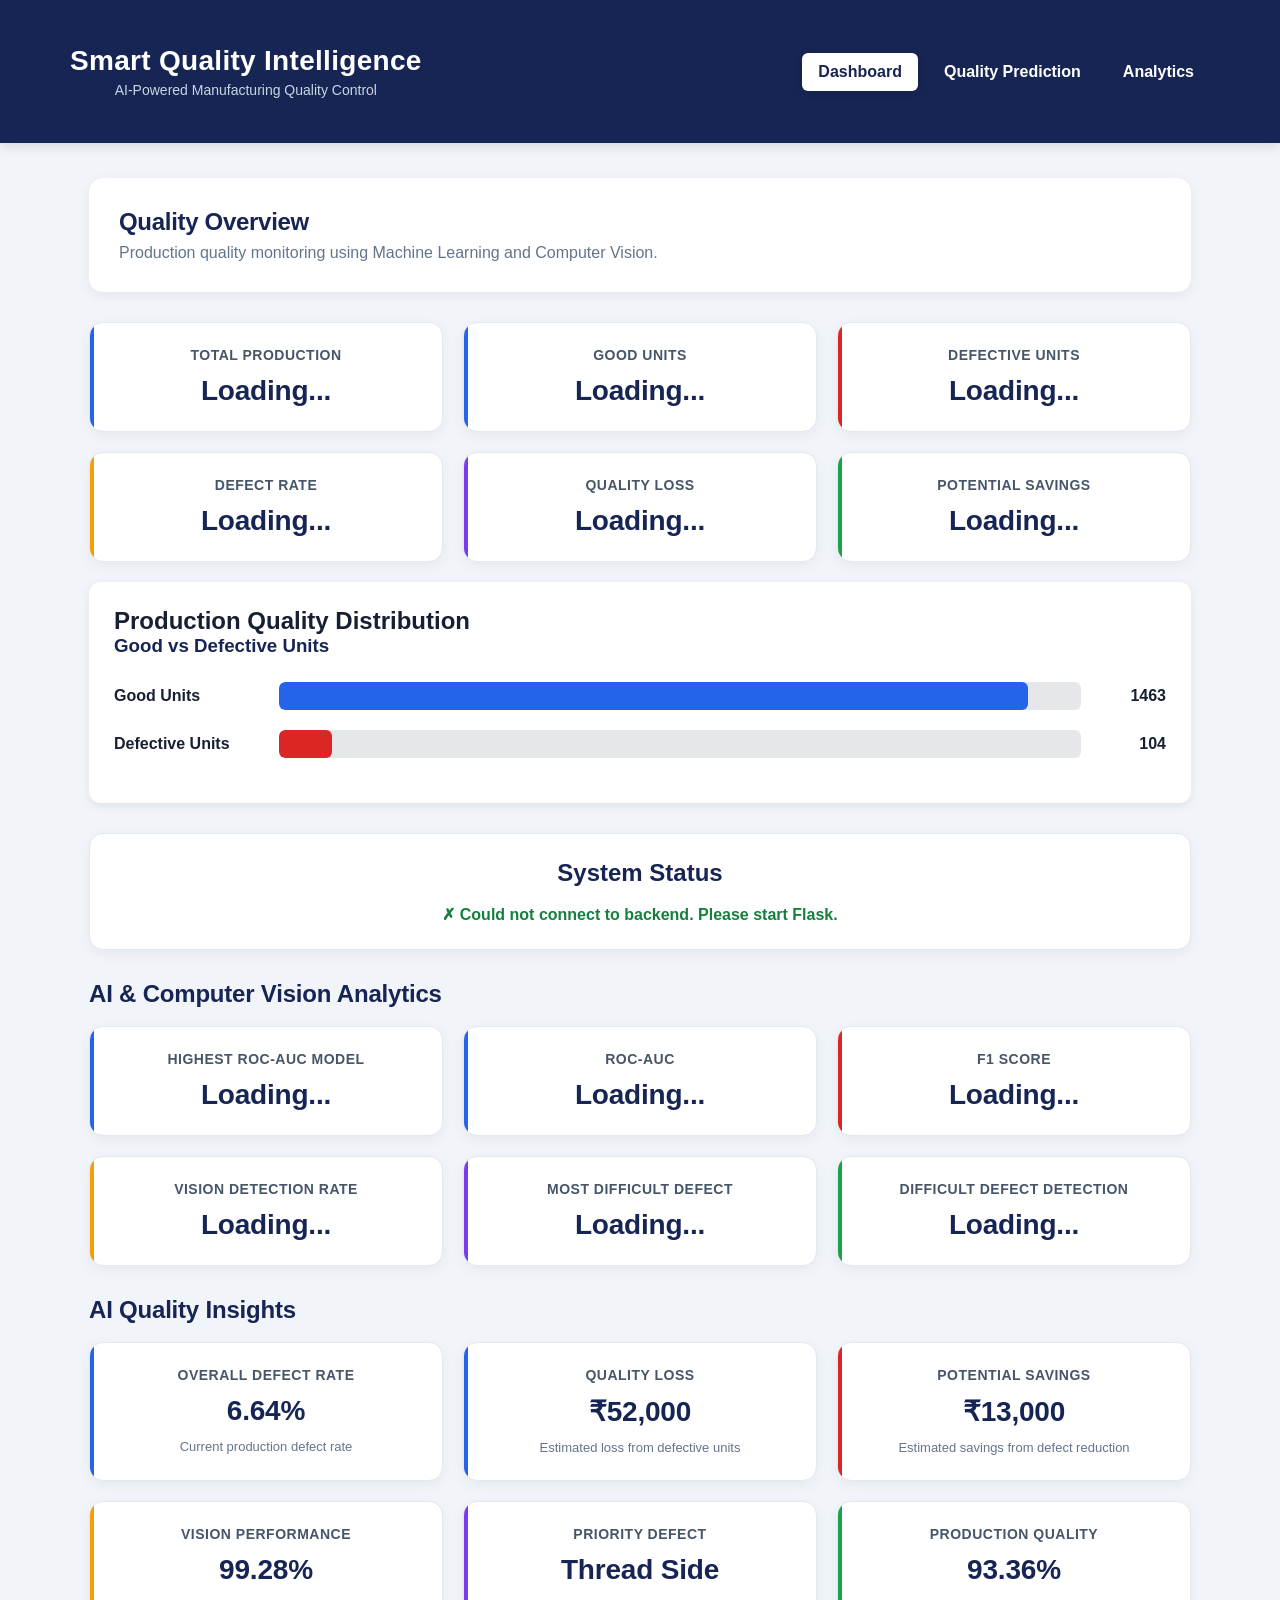
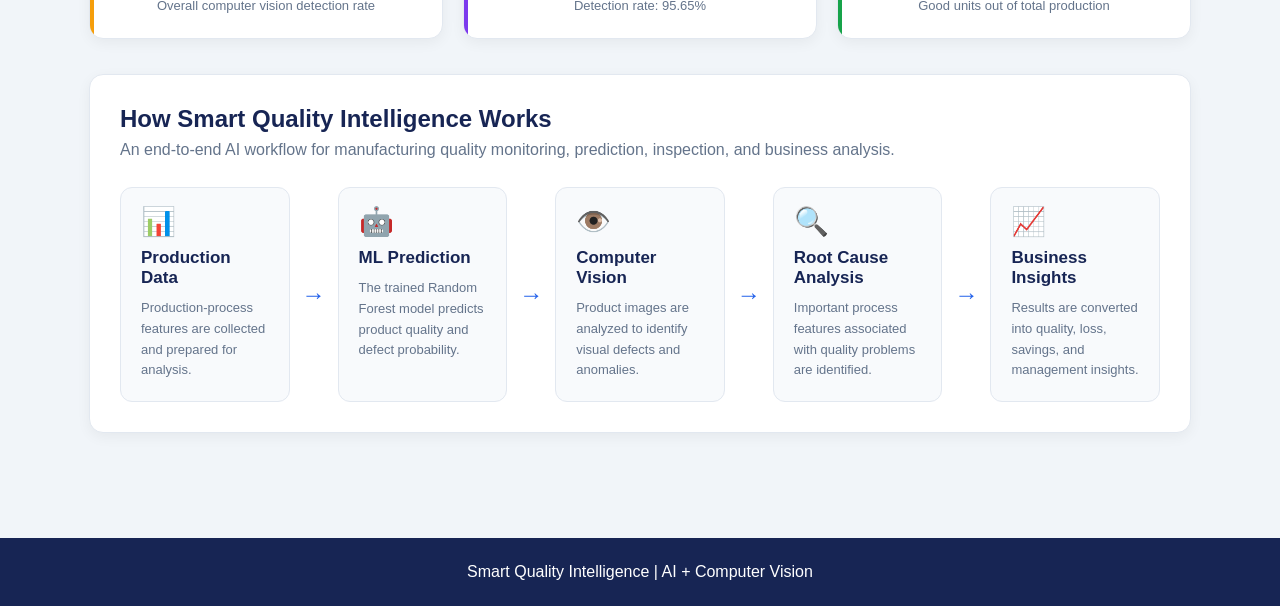
<file: frontend/index.html>
<!DOCTYPE html>
<html lang="en">
<head>
    <meta charset="UTF-8">
    <meta name="viewport" content="width=device-width, initial-scale=1.0">
    <title>Smart Quality Intelligence</title>

    <link rel="stylesheet" href="style.css">
</head>

<body>

    <header>

    <div class="header-content">

        <div>
            <h1>Smart Quality Intelligence</h1>
            <p>AI-Powered Manufacturing Quality Control</p>
        </div>

        <nav>

    <a href="index.html" class="active">
        Dashboard
    </a>

    <a href="prediction.html">
        Quality Prediction
    </a>

    <a href="analytics.html">
        Analytics
    </a>

    </nav>

    </div>

</header>

    <main>

        <section class="hero">
            <h2>Quality Overview</h2>
            <p>
                Production quality monitoring using Machine Learning
                and Computer Vision.
            </p>
        </section>

        <section class="cards">

            <div class="card">
                <h3>Total Production</h3>
                <p id="totalProduction">Loading...</p>
            </div>

            <div class="card">
                <h3>Good Units</h3>
                <p id="goodUnits">Loading...</p>
            </div>

            <div class="card">
                <h3>Defective Units</h3>
                <p id="defectiveUnits">Loading...</p>
            </div>

            <div class="card">
                <h3>Defect Rate</h3>
                <p id="defectRate">Loading...</p>
            </div>

            <div class="card">
                <h3>Quality Loss</h3>
                <p id="qualityLoss">Loading...</p>
            </div>

            <div class="card">
                <h3>Potential Savings</h3>
                <p id="potentialSavings">Loading...</p>
            </div>

                </section>

        <!-- Production Quality Distribution -->

        <section class="chart-box">

            <h2>Production Quality Distribution</h2>

            <h3>Good vs Defective Units</h3>

            <div class="quality-chart">

                <div class="chart-row">

                    <span class="chart-label">
                        Good Units
                    </span>

                    <div class="chart-bar-container">

                        <div
                            class="chart-bar good-bar"
                            style="width: 93.36%;">
                        </div>

                    </div>

                    <span class="chart-value">
                        1463
                    </span>

                </div>


                <div class="chart-row">

                    <span class="chart-label">
                        Defective Units
                    </span>

                    <div class="chart-bar-container">

                        <div
                            class="chart-bar defective-bar"
                            style="width: 6.64%;">
                        </div>

                    </div>

                    <span class="chart-value">
                        104
                    </span>

                </div>

            </div>

        </section>


        <section class="status-section">
            <h2>System Status</h2>
            <p id="status">Connecting to Smart Quality Backend...</p>
        </section>

        <section class="analytics-section">

    <h2>AI & Computer Vision Analytics</h2>

    <div class="cards">

        <div class="card">
            <h3>Highest ROC-AUC Model</h3>
            <p id="bestModel">Loading...</p>
        </div>

        <div class="card">
            <h3>ROC-AUC</h3>
            <p id="rocAuc">Loading...</p>
        </div>

        <div class="card">
            <h3>F1 Score</h3>
            <p id="f1Score">Loading...</p>
        </div>

        <div class="card">
            <h3>Vision Detection Rate</h3>
            <p id="visionDetection">Loading...</p>
        </div>

        <div class="card">
            <h3>Most Difficult Defect</h3>
            <p id="difficultDefect">Loading...</p>
        </div>

        <div class="card">
            <h3>Difficult Defect Detection</h3>
            <p id="difficultDefectRate">Loading...</p>
        </div>

    </div>

</section>


<!-- AI Quality Insights -->

<section class="analytics-section">

    <h2>AI Quality Insights</h2>

    <div class="cards">

        <div class="card insight-card">
            <h3>Overall Defect Rate</h3>
            <p>6.64%</p>
            <small>
                Current production defect rate
            </small>
        </div>


        <div class="card insight-card">
            <h3>Quality Loss</h3>
            <p>₹52,000</p>
            <small>
                Estimated loss from defective units
            </small>
        </div>


        <div class="card insight-card">
            <h3>Potential Savings</h3>
            <p>₹13,000</p>
            <small>
                Estimated savings from defect reduction
            </small>
        </div>


        <div class="card insight-card">
            <h3>Vision Performance</h3>
            <p>99.28%</p>
            <small>
                Overall computer vision detection rate
            </small>
        </div>


        <div class="card insight-card">
            <h3>Priority Defect</h3>
            <p>Thread Side</p>
            <small>
                Detection rate: 95.65%
            </small>
        </div>


        <div class="card insight-card">
            <h3>Production Quality</h3>
            <p>93.36%</p>
            <small>
                Good units out of total production
            </small>
        </div>

    </div>

<!-- How It Works -->

<section class="workflow-section">

    <h2>How Smart Quality Intelligence Works</h2>

    <p class="workflow-subtitle">
        An end-to-end AI workflow for manufacturing quality monitoring,
        prediction, inspection, and business analysis.
    </p>

    <div class="workflow">

        <div class="workflow-step">

            <div class="workflow-icon">📊</div>
            <h3>Production Data</h3>

            <p>
                Production-process features are collected and
                prepared for analysis.
            </p>

        </div>


        <div class="workflow-arrow">→</div>


        <div class="workflow-step">

            <div class="workflow-icon">🤖</div>
            <h3>ML Prediction</h3>

            <p>
                The trained Random Forest model predicts
                product quality and defect probability.
            </p>

        </div>


        <div class="workflow-arrow">→</div>


        <div class="workflow-step">

            <div class="workflow-icon">👁️</div>
            <h3>Computer Vision</h3>

            <p>
                Product images are analyzed to identify
                visual defects and anomalies.
            </p>

        </div>


        <div class="workflow-arrow">→</div>


        <div class="workflow-step">

            <div class="workflow-icon">🔍</div>
            <h3>Root Cause Analysis</h3>

            <p>
                Important process features associated with
                quality problems are identified.
            </p>

        </div>


        <div class="workflow-arrow">→</div>


        <div class="workflow-step">

            <div class="workflow-icon">📈</div>
            <h3>Business Insights</h3>

            <p>
                Results are converted into quality, loss,
                savings, and management insights.
            </p>

        </div>

    </div>

</section>

</main>

    <footer>
        <p>Smart Quality Intelligence | AI + Computer Vision</p>
    </footer>

    <script src="script.js"></script>

</body>
</html>
</file>
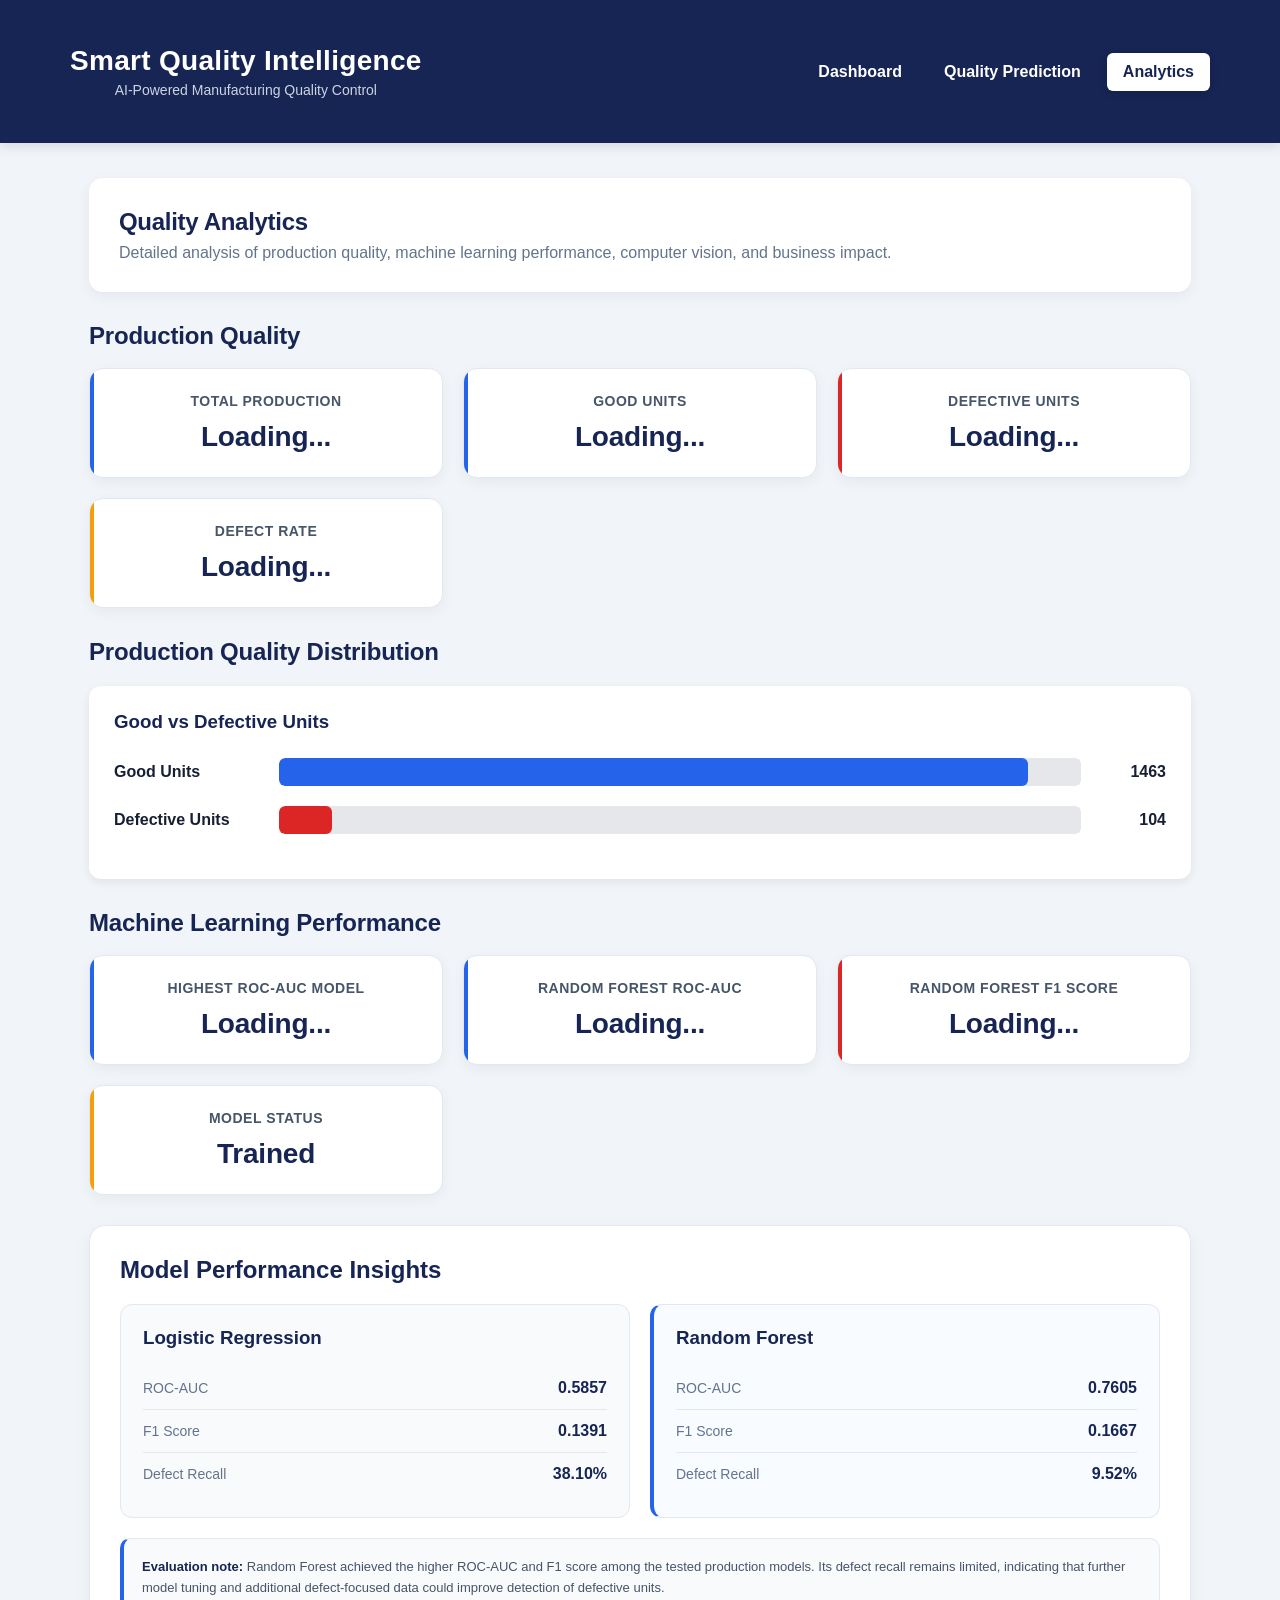
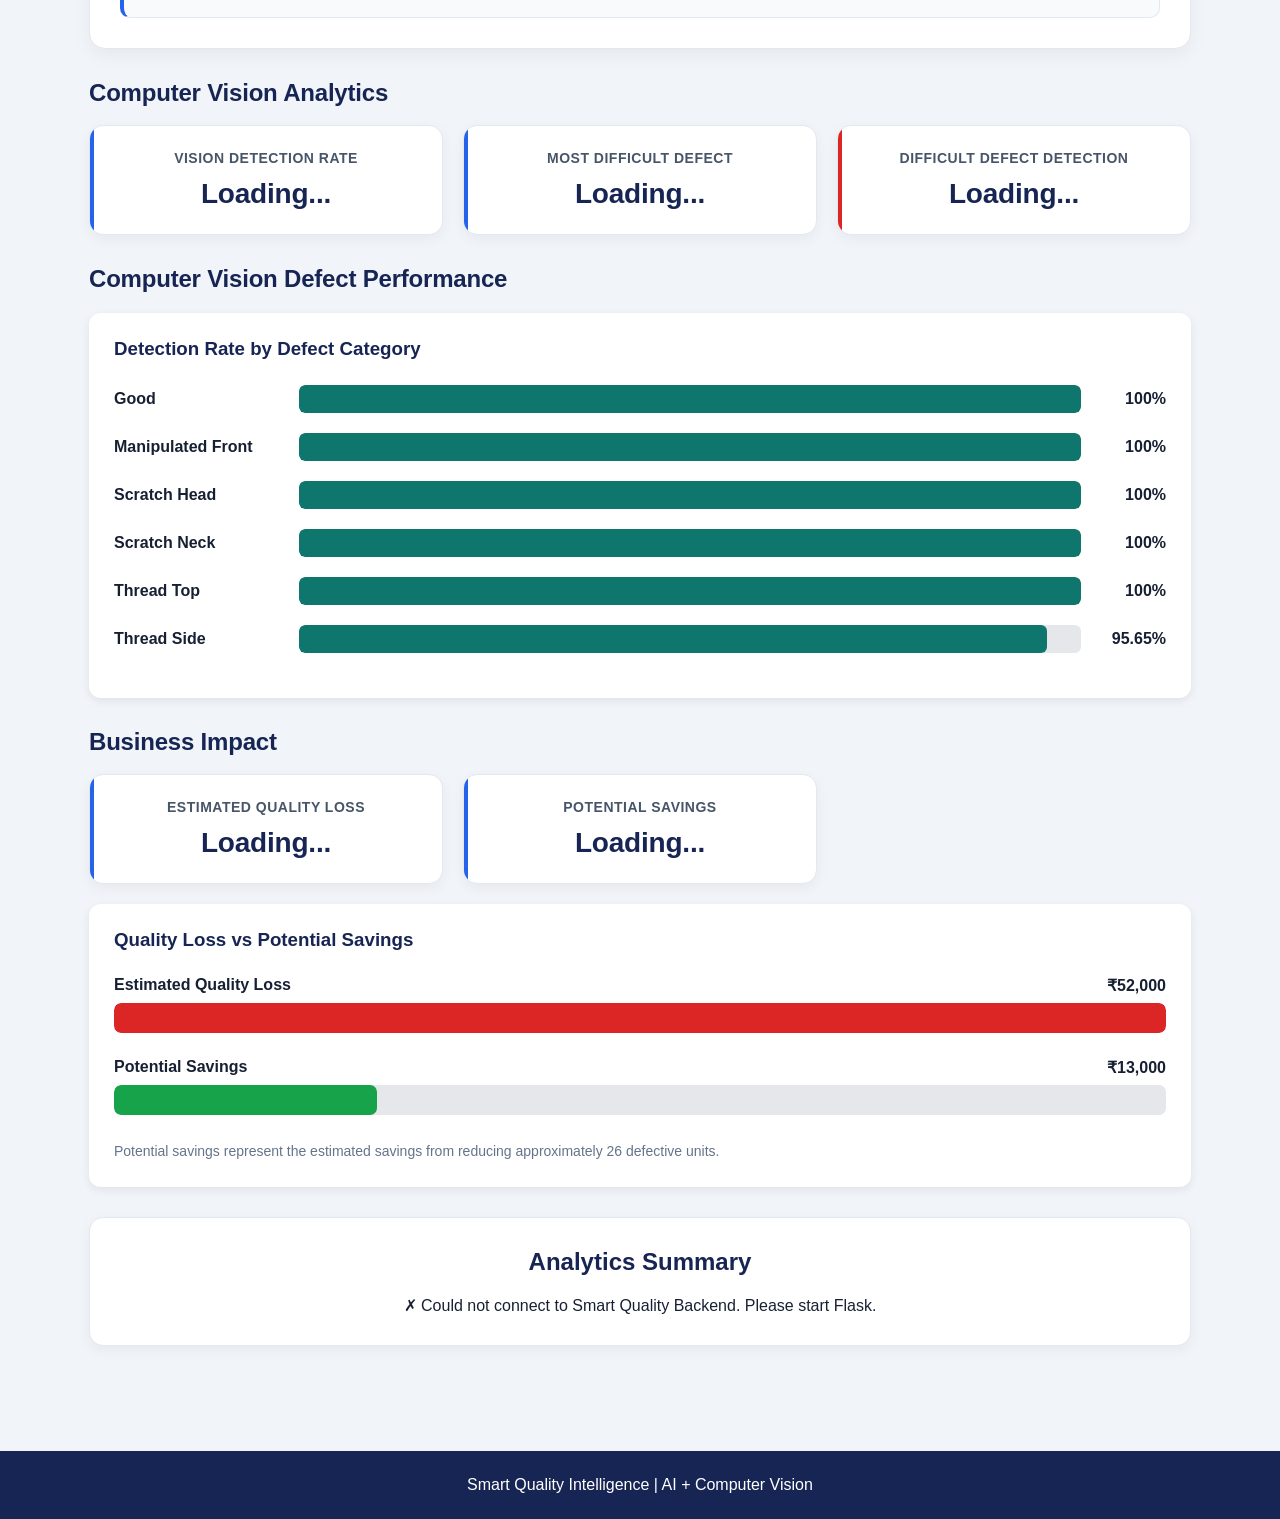
<file: frontend/analytics.html>
<!DOCTYPE html>
<html lang="en">

<head>

    <meta charset="UTF-8">

    <meta name="viewport"
          content="width=device-width, initial-scale=1.0">

    <title>Analytics | Smart Quality Intelligence</title>

    <link rel="stylesheet" href="style.css">

</head>


<body>


<header>

    <div class="header-content">

        <div>

            <h1>Smart Quality Intelligence</h1>

            <p>
                AI-Powered Manufacturing Quality Control
            </p>

        </div>


        <nav>

            <a href="index.html">
                Dashboard
            </a>

            <a href="prediction.html">
                Quality Prediction
            </a>

            <a href="analytics.html" class="active">
                Analytics
            </a>

        </nav>

    </div>

</header>



<main>


    <!-- ============================= -->
    <!-- PAGE INTRODUCTION -->
    <!-- ============================= -->

    <section class="hero">

        <h2>Quality Analytics</h2>

        <p>
            Detailed analysis of production quality,
            machine learning performance, computer vision,
            and business impact.
        </p>

    </section>



    <!-- ============================= -->
    <!-- PRODUCTION ANALYTICS -->
    <!-- ============================= -->

    <section class="analytics-section">

        <h2>Production Quality</h2>


        <div class="cards">


            <div class="card">

                <h3>Total Production</h3>

                <p id="analyticsTotalProduction">
                    Loading...
                </p>

            </div>


            <div class="card">

                <h3>Good Units</h3>

                <p id="analyticsGoodUnits">
                    Loading...
                </p>

            </div>


            <div class="card">

                <h3>Defective Units</h3>

                <p id="analyticsDefectiveUnits">
                    Loading...
                </p>

            </div>


            <div class="card">

                <h3>Defect Rate</h3>

                <p id="analyticsDefectRate">
                    Loading...
                </p>

            </div>


        </div>

    <section class="analytics-section">

    <h2>Production Quality Distribution</h2>

    <div class="chart-box">

        <h3>Good vs Defective Units</h3>

        <div class="quality-chart">

            <div class="chart-row">

                <span class="chart-label">
                    Good Units
                </span>

                <div class="chart-bar-container">

                    <div
                        class="chart-bar good-bar"
                        style="width: 93.36%;">
                    </div>

                </div>

                <span class="chart-value">
                    1463
                </span>

            </div>


            <div class="chart-row">

                <span class="chart-label">
                    Defective Units
                </span>

                <div class="chart-bar-container">

                    <div
                        class="chart-bar defective-bar"
                        style="width: 6.64%;">
                    </div>

                </div>

                <span class="chart-value">
                    104
                </span>

            </div>

        </div>

    </div>

</section>



        </div>

</section>

<!-- ============================= -->
<!-- MACHINE LEARNING ANALYTICS -->
<!-- ============================= -->

<section class="analytics-section">

    <h2>Machine Learning Performance</h2>

    <div class="cards">

        <div class="card">

            <h3>Highest ROC-AUC Model</h3>

            <p id="analyticsBestModel">
                Loading...
            </p>

        </div>


        <div class="card">

            <h3>Random Forest ROC-AUC</h3>

            <p id="analyticsRocAuc">
                Loading...
            </p>

        </div>


        <div class="card">

            <h3>Random Forest F1 Score</h3>

            <p id="analyticsF1">
                Loading...
            </p>

        </div>


        <div class="card">

            <h3>Model Status</h3>

            <p>
                Trained
            </p>

        </div>

    </div>

</section>

<!-- ============================= -->
<!-- MODEL PERFORMANCE INSIGHTS -->
<!-- ============================= -->

<section class="model-insight-section">

    <h2>Model Performance Insights</h2>

    <div class="model-insight-grid">

        <div class="model-insight-card">

            <h3>Logistic Regression</h3>

            <div class="metric-row">
                <span>ROC-AUC</span>
                <strong>0.5857</strong>
            </div>

            <div class="metric-row">
                <span>F1 Score</span>
                <strong>0.1391</strong>
            </div>

            <div class="metric-row">
                <span>Defect Recall</span>
                <strong>38.10%</strong>
            </div>

        </div>


        <div class="model-insight-card highlight-model">

            <h3>Random Forest</h3>

            <div class="metric-row">
                <span>ROC-AUC</span>
                <strong>0.7605</strong>
            </div>

            <div class="metric-row">
                <span>F1 Score</span>
                <strong>0.1667</strong>
            </div>

            <div class="metric-row">
                <span>Defect Recall</span>
                <strong>9.52%</strong>
            </div>

        </div>

    </div>


    <div class="model-note">

        <strong>Evaluation note:</strong>

        Random Forest achieved the higher ROC-AUC and F1 score among the
        tested production models. Its defect recall remains limited,
        indicating that further model tuning and additional defect-focused
        data could improve detection of defective units.

    </div>

</section>



    <!-- ============================= -->
    <!-- COMPUTER VISION -->
    <!-- ============================= -->

    <section class="analytics-section">

        <h2>Computer Vision Analytics</h2>


        <div class="cards">


            <div class="card">

                <h3>Vision Detection Rate</h3>

                <p id="analyticsVisionRate">
                    Loading...
                </p>

            </div>


            <div class="card">

                <h3>Most Difficult Defect</h3>

                <p id="analyticsDifficultDefect">
                    Loading...
                </p>

            </div>


            <div class="card">

                <h3>Difficult Defect Detection</h3>

                <p id="analyticsDifficultRate">
                    Loading...
                </p>

            </div>


        </div>

    <section class="analytics-section">

    <h2>Computer Vision Defect Performance</h2>

    <div class="chart-box">

        <h3>Detection Rate by Defect Category</h3>

        <div class="model-chart">

            <div class="model-row">

                <span class="chart-label">
                    Good
                </span>

                <div class="chart-bar-container">

                    <div
                        class="chart-bar vision-bar"
                        style="width: 100%;">
                    </div>

                </div>

                <span class="chart-value">
                    100%
                </span>

            </div>


            <div class="model-row">

                <span class="chart-label">
                    Manipulated Front
                </span>

                <div class="chart-bar-container">

                    <div
                        class="chart-bar vision-bar"
                        style="width: 100%;">
                    </div>

                </div>

                <span class="chart-value">
                    100%
                </span>

            </div>


            <div class="model-row">

                <span class="chart-label">
                    Scratch Head
                </span>

                <div class="chart-bar-container">

                    <div
                        class="chart-bar vision-bar"
                        style="width: 100%;">
                    </div>

                </div>

                <span class="chart-value">
                    100%
                </span>

            </div>


            <div class="model-row">

                <span class="chart-label">
                    Scratch Neck
                </span>

                <div class="chart-bar-container">

                    <div class="chart-bar vision-bar"
                         style="width: 100%;">
                    </div>

                </div>

                <span class="chart-value">
                    100%
                </span>

            </div>


            <div class="model-row">

                <span class="chart-label">
                    Thread Top
                </span>

                <div class="chart-bar-container">

                    <div
                        class="chart-bar vision-bar"
                        style="width: 100%;">
                    </div>

                </div>

                <span class="chart-value">
                    100%
                </span>

            </div>


            <div class="model-row">

                <span class="chart-label">
                    Thread Side
                </span>

                <div class="chart-bar-container">

                    <div
                        class="chart-bar vision-bar"
                        style="width: 95.65%;">
                    </div>

                </div>

                <span class="chart-value">
                    95.65%
                </span>

            </div>

        </div>

    </div>

</section>



    <!-- ============================= -->
    <!-- BUSINESS IMPACT -->
    <!-- ============================= -->

    <section class="analytics-section">

        <h2>Business Impact</h2>


        <div class="cards">


            <div class="card">

                <h3>Estimated Quality Loss</h3>

                <p id="analyticsQualityLoss">
                    Loading...
                </p>

            </div>


            <div class="card">

                <h3>Potential Savings</h3>

                <p id="analyticsPotentialSavings">
                    Loading...
                </p>

            </div>


        </div>

        <div class="chart-box">

    <h3>Quality Loss vs Potential Savings</h3>

    <div class="business-chart">

        <div class="business-row">

            <div class="business-label">
                <span>Estimated Quality Loss</span>
                <strong>₹52,000</strong>
            </div>

            <div class="business-bar-container">

                <div
                    class="business-bar loss-bar"
                    style="width: 100%;">
                </div>

            </div>

        </div>


        <div class="business-row">

            <div class="business-label">
                <span>Potential Savings</span>
                <strong>₹13,000</strong>
            </div>

            <div class="business-bar-container">

                <div
                    class="business-bar savings-bar"
                    style="width: 25%;">
                </div>

            </div>

        </div>

    </div>

    <p class="business-note">
        Potential savings represent the estimated savings from reducing
        approximately 26 defective units.
    </p>

</div>

    </section>



    <!-- ============================= -->
    <!-- ANALYTICS SUMMARY -->
    <!-- ============================= -->

    <section class="result-box">

        <h2>Analytics Summary</h2>

        <p id="analyticsStatus">
            Loading analytics from Smart Quality Backend...
        </p>

    </section>


</main>



<footer>

    <p>
        Smart Quality Intelligence
        | AI + Computer Vision
    </p>

</footer>



<script>


async function loadAnalytics() {


    try {


        const response = await fetch(
            "http://127.0.0.1:5000/api/dashboard"
        );


        const data =
            await response.json();


        // --------------------------------
        // Production
        // --------------------------------

        document.getElementById(
            "analyticsTotalProduction"
        ).textContent =
            data.total_production;


        document.getElementById(
            "analyticsGoodUnits"
        ).textContent =
            data.good_units;


        document.getElementById(
            "analyticsDefectiveUnits"
        ).textContent =
            data.defective_units;


        document.getElementById(
            "analyticsDefectRate"
        ).textContent =
            data.defect_rate + "%";


        // --------------------------------
        // Machine Learning
        // --------------------------------

        document.getElementById(
            "analyticsBestModel"
        ).textContent =
            data.best_model;


        document.getElementById(
            "analyticsRocAuc"
        ).textContent =
            data.best_model_roc_auc;


        document.getElementById(
            "analyticsF1"
        ).textContent =
            data.best_model_f1;


        // --------------------------------
        // Computer Vision
        // --------------------------------

        document.getElementById(
            "analyticsVisionRate"
        ).textContent =
            data.vision_detection_rate + "%";


        document.getElementById(
            "analyticsDifficultDefect"
        ).textContent =
            data.difficult_defect;


        document.getElementById(
            "analyticsDifficultRate"
        ).textContent =
            data.difficult_defect_rate + "%";


        // --------------------------------
        // Business Impact
        // --------------------------------

        document.getElementById(
            "analyticsQualityLoss"
        ).textContent =
            "₹" +
            Number(
                data.quality_loss
            ).toLocaleString("en-IN");


        document.getElementById(
            "analyticsPotentialSavings"
        ).textContent =
            "₹" +
            Number(
                data.potential_savings
            ).toLocaleString("en-IN");


        // --------------------------------
        // Status
        // --------------------------------

        document.getElementById(
            "analyticsStatus"
        ).textContent =
            "✓ Analytics loaded successfully from Smart Quality Backend";


    }


    catch (error) {


        console.error(error);


        document.getElementById(
            "analyticsStatus"
        ).textContent =
            "✗ Could not connect to Smart Quality Backend. Please start Flask.";


    }


}


loadAnalytics();


</script>


</body>

</html>
</file>
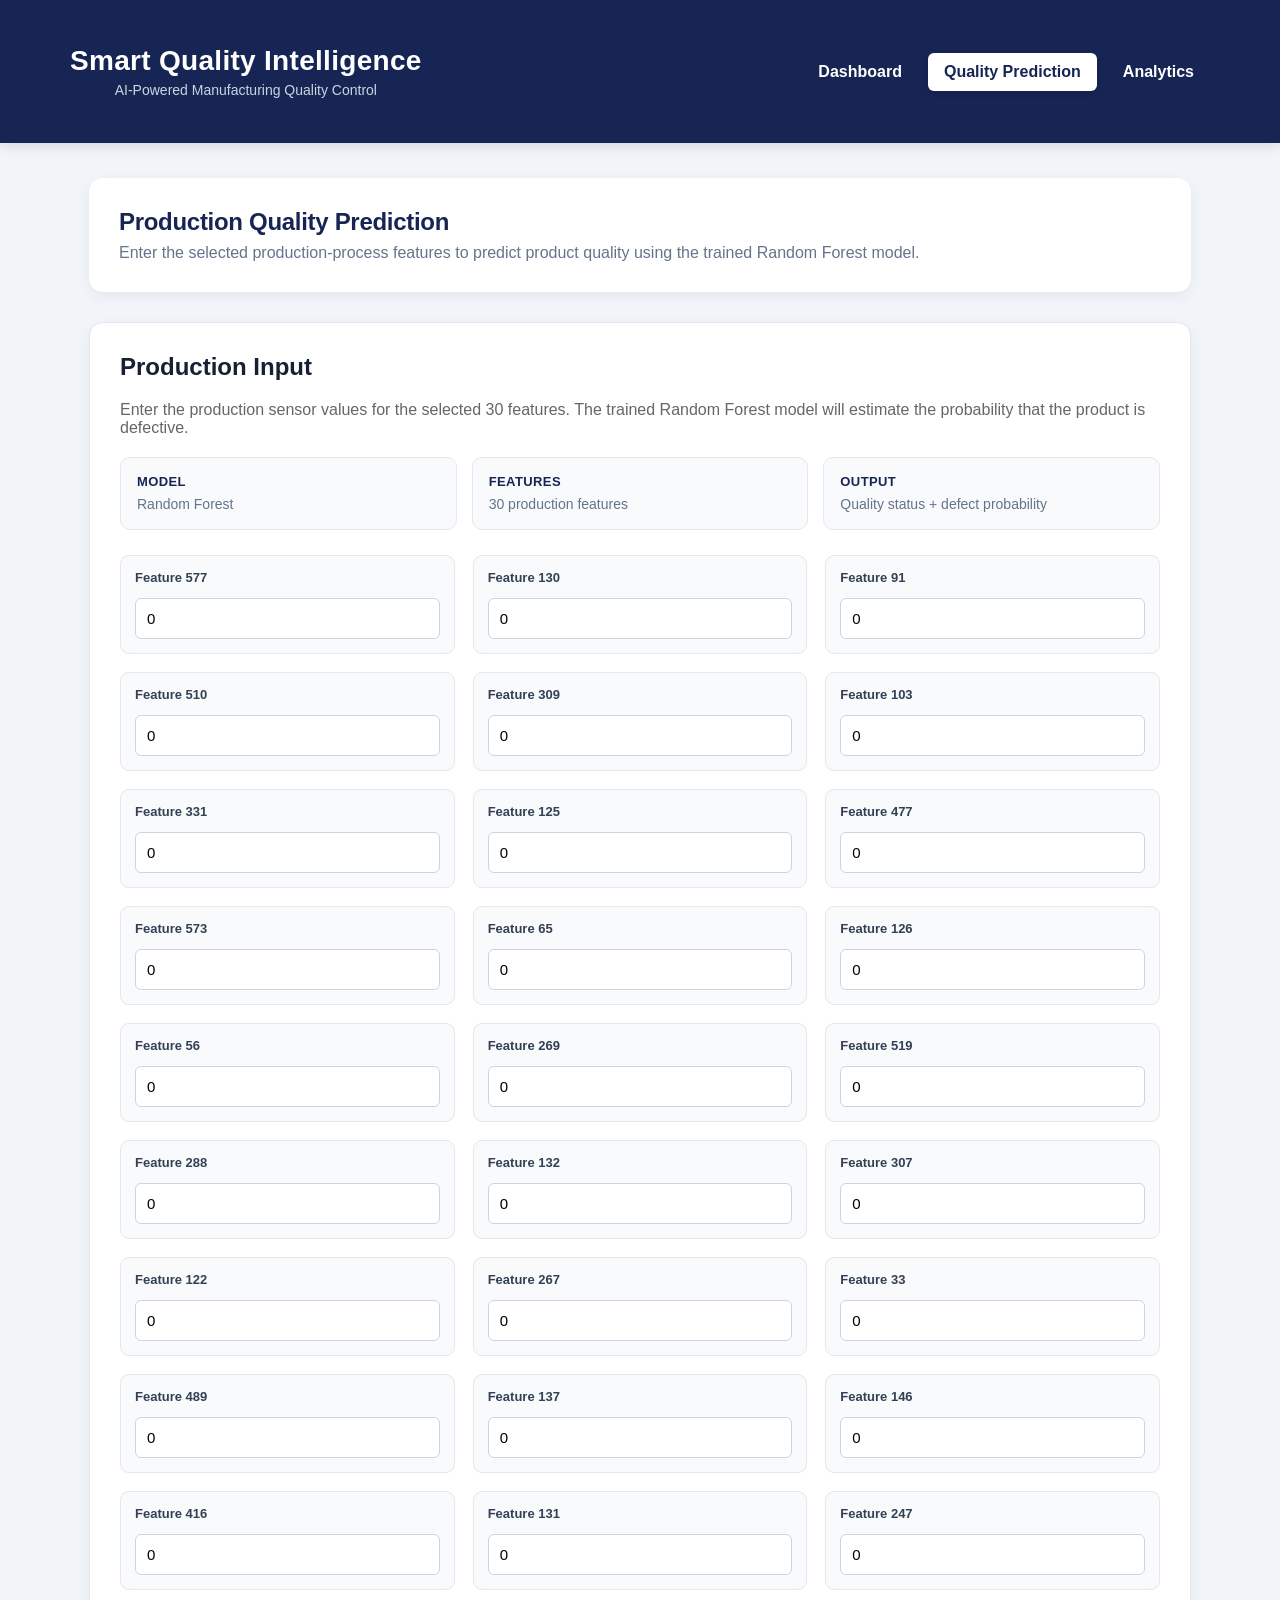
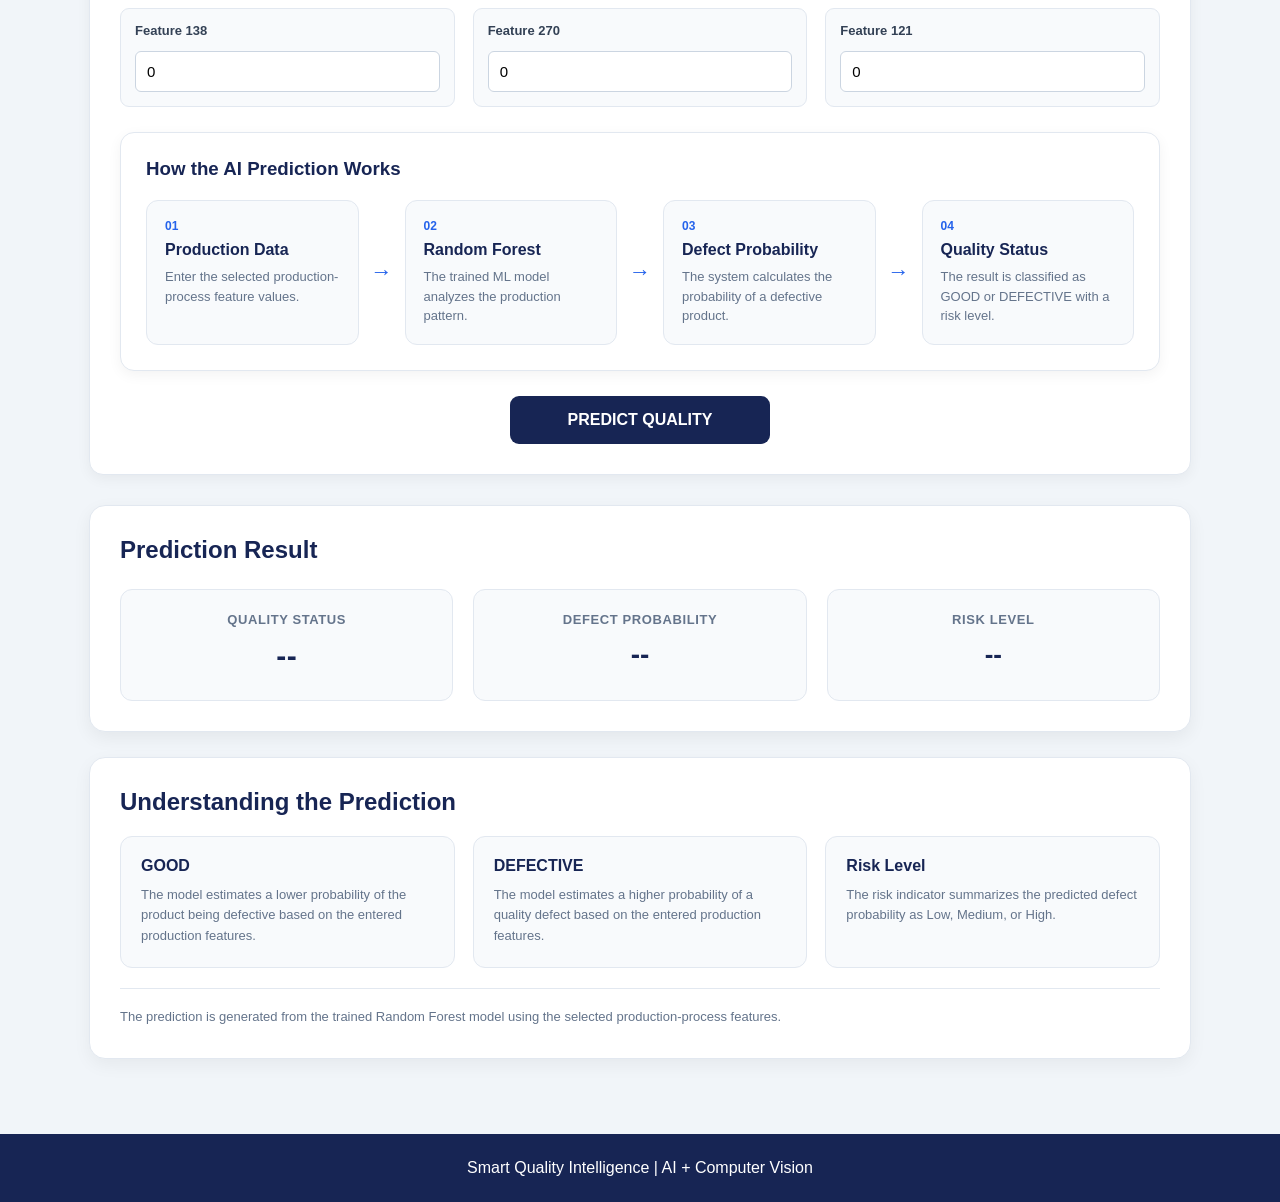
<file: frontend/prediction.html>
<!DOCTYPE html>
<html lang="en">

<head>

    <meta charset="UTF-8">

    <meta name="viewport"
          content="width=device-width, initial-scale=1.0">

    <title>Quality Prediction | Smart Quality Intelligence</title>

    <link rel="stylesheet" href="style.css">

</head>


<body>


<header>

    <div class="header-content">

        <div>
            <h1>Smart Quality Intelligence</h1>

            <p>
                AI-Powered Manufacturing Quality Control
            </p>
        </div>

        <nav>

    <a href="index.html">
        Dashboard
    </a>

    <a href="prediction.html" class="active">
        Quality Prediction
    </a>

    <a href="analytics.html">
        Analytics
    </a>

    </nav>

    </div>

</header>


<main>


    <!-- ============================= -->
    <!-- PAGE INTRODUCTION -->
    <!-- ============================= -->

    <section class="hero">

        <h2>Production Quality Prediction</h2>

        <p>
            Enter the selected production-process features
            to predict product quality using the trained
            Random Forest model.
        </p>

    </section>



    <!-- ============================= -->
    <!-- PRODUCTION INPUT -->
    <!-- ============================= -->

    <section class="prediction-box">

        <h2>Production Input</h2>

        <p class="input-info">
    Enter the production sensor values for the selected 30 features.
    The trained Random Forest model will estimate the probability
    that the product is defective.
</p>

<div class="prediction-info-box">

    <div>
        <strong>Model</strong>
        <span>Random Forest</span>
    </div>

    <div>
        <strong>Features</strong>
        <span>30 production features</span>
    </div>

    <div>
        <strong>Output</strong>
        <span>Quality status + defect probability</span>
    </div>

</div>


        <div class="input-grid">


            <div>
                <label>Feature 577</label>
                <input
                    type="number"
                    id="577"
                    step="any"
                    value="0">
            </div>


            <div>
                <label>Feature 130</label>
                <input
                    type="number"
                    id="130"
                    step="any"
                    value="0">
            </div>


            <div>
                <label>Feature 91</label>
                <input
                    type="number"
                    id="91"
                    step="any"
                    value="0">
            </div>


            <div>
                <label>Feature 510</label>
                <input
                    type="number"
                    id="510"
                    step="any"
                    value="0">
            </div>


            <div>
                <label>Feature 309</label>
                <input
                    type="number"
                    id="309"
                    step="any"
                    value="0">
            </div>


            <div>
                <label>Feature 103</label>
                <input
                    type="number"
                    id="103"
                    step="any"
                    value="0">
            </div>


            <div>
                <label>Feature 331</label>
                <input
                    type="number"
                    id="331"
                    step="any"
                    value="0">
            </div>


            <div>
                <label>Feature 125</label>
                <input
                    type="number"
                    id="125"
                    step="any"
                    value="0">
            </div>


            <div>
                <label>Feature 477</label>
                <input
                    type="number"
                    id="477"
                    step="any"
                    value="0">
            </div>


            <div>
                <label>Feature 573</label>
                <input
                    type="number"
                    id="573"
                    step="any"
                    value="0">
            </div>


            <div>
                <label>Feature 65</label>
                <input
                    type="number"
                    id="65"
                    step="any"
                    value="0">
            </div>


            <div>
                <label>Feature 126</label>
                <input
                    type="number"
                    id="126"
                    step="any"
                    value="0">
            </div>


            <div>
                <label>Feature 56</label>
                <input
                    type="number"
                    id="56"
                    step="any"
                    value="0">
            </div>


            <div>
                <label>Feature 269</label>
                <input
                    type="number"
                    id="269"
                    step="any"
                    value="0">
            </div>


            <div>
                <label>Feature 519</label>
                <input
                    type="number"
                    id="519"
                    step="any"
                    value="0">
            </div>


            <div>
                <label>Feature 288</label>
                <input
                    type="number"
                    id="288"
                    step="any"
                    value="0">
            </div>


            <div>
                <label>Feature 132</label>
                <input
                    type="number"
                    id="132"
                    step="any"
                    value="0">
            </div>


            <div>
                <label>Feature 307</label>
                <input
                    type="number"
                    id="307"
                    step="any"
                    value="0">
            </div>


            <div>
                <label>Feature 122</label>
                <input
                    type="number"
                    id="122"
                    step="any"
                    value="0">
            </div>


            <div>
                <label>Feature 267</label>
                <input
                    type="number"
                    id="267"
                    step="any"
                    value="0">
            </div>


            <div>
                <label>Feature 33</label>
                <input
                    type="number"
                    id="33"
                    step="any"
                    value="0">
            </div>


            <div>
                <label>Feature 489</label>
                <input
                    type="number"
                    id="489"
                    step="any"
                    value="0">
            </div>


            <div>
                <label>Feature 137</label>
                <input
                    type="number"
                    id="137"
                    step="any"
                    value="0">
            </div>


            <div>
                <label>Feature 146</label>
                <input
                    type="number"
                    id="146"
                    step="any"
                    value="0">
            </div>


            <div>
                <label>Feature 416</label>
                <input
                    type="number"
                    id="416"
                    step="any"
                    value="0">
            </div>


            <div>
                <label>Feature 131</label>
                <input
                    type="number"
                    id="131"
                    step="any"
                    value="0">
            </div>


            <div>
                <label>Feature 247</label>
                <input
                    type="number"
                    id="247"
                    step="any"
                    value="0">
            </div>


            <div>
                <label>Feature 138</label>
                <input
                    type="number"
                    id="138"
                    step="any"
                    value="0">
            </div>


            <div>
                <label>Feature 270</label>
                <input
                    type="number"
                    id="270"
                    step="any"
                    value="0">
            </div>


            <div>
                <label>Feature 121</label>
                <input
                    type="number"
                    id="121"
                    step="any"
                    value="0">
            </div>


        </div>

    <div class="prediction-explanation">
    <h3>How the AI Prediction Works</h3>

    <div class="prediction-flow">
        <div class="prediction-flow-step">
            <span>01</span>
            <strong>Production Data</strong>
            <p>Enter the selected production-process feature values.</p>
        </div>

        <div class="prediction-flow-arrow">→</div>

        <div class="prediction-flow-step">
            <span>02</span>
            <strong>Random Forest</strong>
            <p>The trained ML model analyzes the production pattern.</p>
        </div>

        <div class="prediction-flow-arrow">→</div>

        <div class="prediction-flow-step">
            <span>03</span>
            <strong>Defect Probability</strong>
            <p>The system calculates the probability of a defective product.</p>
        </div>

        <div class="prediction-flow-arrow">→</div>

        <div class="prediction-flow-step">
            <span>04</span>
            <strong>Quality Status</strong>
            <p>The result is classified as GOOD or DEFECTIVE with a risk level.</p>
        </div>
    </div>
</div>


        <button onclick="predictQuality()">

            PREDICT QUALITY

        </button>


    </section>



    <!-- ============================= -->
    <!-- PREDICTION RESULT -->
    <!-- ============================= -->

    <section class="prediction-result">

    <h2>Prediction Result</h2>

    <div class="prediction-result-grid">

        <div class="prediction-result-card">
            <h3>Quality Status</h3>
            <p id="predictionResult">--</p>
        </div>

        <div class="prediction-result-card">
            <h3>Defect Probability</h3>
            <p id="probabilityResult">--</p>
        </div>

        <div class="prediction-result-card">
            <h3>Risk Level</h3>
            <p id="riskResult">--</p>
        </div>

    </div>

</section>

<section class="result-guide">

    <h2>Understanding the Prediction</h2>

    <div class="result-guide-grid">

        <div class="result-guide-card">
            <h3>GOOD</h3>
            <p>
                The model estimates a lower probability of the product being defective
                based on the entered production features.
            </p>
        </div>

        <div class="result-guide-card">
            <h3>DEFECTIVE</h3>
            <p>
                The model estimates a higher probability of a quality defect based
                on the entered production features.
            </p>
        </div>

        <div class="result-guide-card">
            <h3>Risk Level</h3>
            <p>
                The risk indicator summarizes the predicted defect probability
                as Low, Medium, or High.
            </p>
        </div>

    </div>

    <p class="result-note">
        The prediction is generated from the trained Random Forest model using
        the selected production-process features.
    </p>

</section>

</main>



<!-- ============================= -->
<!-- FOOTER -->
<!-- ============================= -->

<footer>

    <p>
        Smart Quality Intelligence
        | AI + Computer Vision
    </p>

</footer>



<!-- ============================= -->
<!-- JAVASCRIPT -->
<!-- ============================= -->

<script>


async function predictQuality() {


    // --------------------------------
    // Selected model features
    // --------------------------------

    const featureNames = [

        "577",
        "130",
        "91",
        "510",
        "309",
        "103",
        "331",
        "125",
        "477",
        "573",
        "65",
        "126",
        "56",
        "269",
        "519",
        "288",
        "132",
        "307",
        "122",
        "267",
        "33",
        "489",
        "137",
        "146",
        "416",
        "131",
        "247",
        "138",
        "270",
        "121"

    ];


    // --------------------------------
    // Create input data
    // --------------------------------

    const data = {};


    for (const feature of featureNames) {


        const value =
            document
                .getElementById(feature)
                .value;


        data[feature] =
            Number(value);


    }


    // --------------------------------
    // Result elements
    // --------------------------------

    const resultText =
        document.getElementById(
            "predictionResult"
        );


    const probabilityText =
        document.getElementById(
            "probabilityResult"
        );


    const riskText =
        document.getElementById(
            "riskResult"
        );


    // --------------------------------
    // Loading state
    // --------------------------------

    resultText.textContent =
        "Running AI prediction...";


    probabilityText.textContent =
        "--";


    riskText.textContent =
        "Analyzing...";


    // --------------------------------
    // Send data to Flask
    // --------------------------------

    try {


        const response =
            await fetch(
                "http://127.0.0.1:5000/api/predict",
                {

                    method: "POST",

                    headers: {
                        "Content-Type":
                            "application/json"
                    },

                    body:
                        JSON.stringify(data)

                }
            );


        const result =
            await response.json();


        // --------------------------------
        // Successful prediction
        // --------------------------------

        if (result.status === "success") {


            const probability =
                result.defect_probability;


            // Quality status

            resultText.textContent =
                result.prediction;

            // Quality status color

resultText.classList.remove(
    "result-good",
    "result-defective"
);

if (result.prediction === "GOOD") {

    resultText.classList.add("result-good");

} else {

    resultText.classList.add("result-defective");

}


            // Defect probability

            probabilityText.textContent =
                probability + "%";


            // --------------------------------
            // Risk calculation
            // --------------------------------

            if (probability < 40) {

    riskText.textContent =
        "LOW";

    riskText.classList.remove(
        "risk-medium",
        "risk-high"
    );

    riskText.classList.add("risk-low");

}

else if (probability < 70) {

    riskText.textContent =
        "MEDIUM";

    riskText.classList.remove(
        "risk-low",
        "risk-high"
    );

    riskText.classList.add("risk-medium");

}

else {

    riskText.textContent =
        "HIGH";

    riskText.classList.remove(
        "risk-low",
        "risk-medium"
    );

    riskText.classList.add("risk-high");

            }
    }


        // --------------------------------
        // Prediction error
        // --------------------------------

        else {


            resultText.textContent =
                "Prediction Error";


            probabilityText.textContent =
                "--";


            riskText.textContent =
                "Unable to determine";


        }


    }


    // --------------------------------
    // Backend connection error
    // --------------------------------

    catch (error) {


        console.error(error);


        resultText.textContent =
            "Could not connect to Flask.";


        probabilityText.textContent =
            "--";


        riskText.textContent =
            "Unavailable";


    }


}


</script>


</body>

</html>
</file>
<file: frontend/style.css>
* {
    margin: 0;
    padding: 0;
    box-sizing: border-box;
    font-family: Arial, sans-serif;
}

body {
    background: #f4f6f8;
    color: #222;
}

header {
    background: #172554;
    color: white;
    padding: 25px;
    text-align: center;
}

header h1 {
    font-size: 30px;
    margin-bottom: 8px;
}

header p {
    font-size: 16px;
}

main {
    width: 90%;
    max-width: 1200px;
    margin: 30px auto;
}

.hero {
    background: white;
    padding: 25px;
    border-radius: 12px;
    margin-bottom: 25px;
    box-shadow: 0 3px 10px rgba(0,0,0,0.08);
}

.hero h2 {
    margin-bottom: 10px;
}

.cards {
    display: grid;
    grid-template-columns: repeat(3, 1fr);
    gap: 20px;
}

.card {
    background: white;
    padding: 25px;
    border-radius: 12px;
    text-align: center;
    box-shadow: 0 3px 10px rgba(0,0,0,0.08);
}

.card h3 {
    margin-bottom: 15px;
    color: #555;
}

.card p {
    font-size: 30px;
    font-weight: bold;
    color: #172554;
}

.status-section {
    background: white;
    margin-top: 25px;
    padding: 25px;
    border-radius: 12px;
    text-align: center;
}

#status {
    margin-top: 10px;
    font-weight: bold;
}

footer {
    margin-top: 40px;
    padding: 20px;
    background: #172554;
    color: white;
    text-align: center;
}

@media (max-width: 800px) {

    .cards {
        grid-template-columns: 1fr;
    }

}

/* Prediction Page */

.prediction-box,
.result-box {
    background: white;
    padding: 30px;
    border-radius: 12px;
    margin-top: 25px;
    box-shadow: 0 3px 10px rgba(0,0,0,0.08);
}

.prediction-box h2,
.result-box h2 {
    margin-bottom: 20px;
}

.input-grid {
    display: grid;
    grid-template-columns: repeat(3, 1fr);
    gap: 20px;
}

.input-grid label {
    display: block;
    margin-bottom: 8px;
    font-weight: bold;
}

.input-grid input {
    width: 100%;
    padding: 12px;
    border: 1px solid #ccc;
    border-radius: 6px;
    font-size: 16px;
}

.prediction-box button {
    margin-top: 25px;
    padding: 14px 25px;
    border: none;
    border-radius: 6px;
    background: #172554;
    color: white;
    font-size: 16px;
    font-weight: bold;
    cursor: pointer;
}

.prediction-box button:hover {
    background: #243b7a;
}

.result-box {
    text-align: center;
}

#predictionResult {
    font-size: 24px;
    font-weight: bold;
    margin-top: 15px;
}

#probabilityResult {
    font-size: 18px;
    margin-top: 10px;
}

@media (max-width: 800px) {
    .input-grid {
        grid-template-columns: 1fr;
    }
}

.input-info {
    margin-bottom: 20px;
    color: #666;
}

.input-grid {
    display: grid;
    grid-template-columns: repeat(3, 1fr);
    gap: 18px;
}

.input-grid label {
    display: block;
    margin-bottom: 7px;
    font-weight: bold;
}

.input-grid input {
    width: 100%;
    padding: 11px;
    border: 1px solid #ccc;
    border-radius: 6px;
    font-size: 15px;
}

.prediction-box button {
    margin-top: 25px;
    padding: 14px 28px;
    border: none;
    border-radius: 7px;
    background: #172554;
    color: white;
    font-size: 16px;
    font-weight: bold;
    cursor: pointer;
}

.prediction-box button:hover {
    background: #243b7a;
}

.result-box {
    text-align: center;
}

#predictionResult {
    font-size: 26px;
    font-weight: bold;
    margin-top: 15px;
}

#probabilityResult {
    font-size: 19px;
    margin-top: 10px;
}

@media (max-width: 800px) {

    .input-grid {
        grid-template-columns: 1fr;
    }

}

/* Professional Prediction Result */

.result-box {
    margin-top: 30px;
    text-align: center;
}

.result-status,
.probability-card,
.risk-card {
    background: #f8fafc;
    padding: 20px;
    margin-top: 15px;
    border-radius: 10px;
    border: 1px solid #e2e8f0;
}

.result-label {
    font-size: 13px;
    font-weight: bold;
    letter-spacing: 1px;
    color: #64748b;
    margin-bottom: 8px;
}

#predictionResult {
    font-size: 30px;
    font-weight: bold;
    margin: 5px 0;
}

#probabilityResult {
    font-size: 26px;
    font-weight: bold;
    margin: 5px 0;
}

#riskResult {
    font-size: 24px;
    font-weight: bold;
    margin: 5px 0;
}

/* ============================= */
/* Navigation Bar */
/* ============================= */

.header-content {
    max-width: 1200px;
    margin: auto;
    padding: 20px 30px;

    display: flex;
    justify-content: space-between;
    align-items: center;

    gap: 30px;
}

.header-content h1 {
    margin: 0;
}

.header-content p {
    margin-top: 5px;
}

nav {
    display: flex;
    gap: 10px;
    align-items: center;
}

nav a {
    text-decoration: none;
    color: white;

    padding: 10px 16px;

    border-radius: 6px;

    font-weight: bold;

    transition: 0.2s;
}

nav a:hover {
    background: rgba(255, 255, 255, 0.15);
}

nav a.active {
    background: white;
    color: #172554;
}


/* Mobile navigation */

@media (max-width: 800px) {

    .header-content {
        flex-direction: column;
        text-align: center;
    }

    nav {
        flex-wrap: wrap;
        justify-content: center;
    }

}

/* ============================= */
/* Analytics Charts */
/* ============================= */

.chart-box {
    background: white;
    padding: 25px;
    margin-top: 20px;
    border-radius: 12px;
    box-shadow: 0 3px 10px rgba(0, 0, 0, 0.08);
}

.chart-box h3 {
    margin-bottom: 25px;
}

.quality-chart {
    width: 100%;
}

.chart-row {
    display: grid;
    grid-template-columns: 150px 1fr 70px;
    align-items: center;
    gap: 15px;
    margin-bottom: 20px;
}

.chart-label {
    font-weight: bold;
}

.chart-bar-container {
    height: 28px;
    background: #e5e7eb;
    border-radius: 6px;
    overflow: hidden;
}

.chart-bar {
    height: 100%;
    border-radius: 6px;
}

.good-bar {
    background: #2563eb;
}

.defective-bar {
    background: #dc2626;
}

.chart-value {
    font-weight: bold;
    text-align: right;
}


@media (max-width: 800px) {

    .chart-row {
        grid-template-columns: 110px 1fr 50px;
        gap: 8px;
    }

}

/* ============================= */
/* ML Model Comparison */
/* ============================= */

.model-chart {
    width: 100%;
}

.model-row {
    display: grid;
    grid-template-columns: 170px 1fr 70px;
    align-items: center;
    gap: 15px;
    margin-bottom: 20px;
}

.model-logistic {
    background: #64748b;
}

.model-random {
    background: #172554;
}


@media (max-width: 800px) {

    .model-row {
        grid-template-columns: 120px 1fr 60px;
        gap: 8px;
    }

}

/* ============================= */
/* Computer Vision Charts */
/* ============================= */

.vision-bar {
    background: #0f766e;
}

/* ============================= */
/* Business Impact Chart */
/* ============================= */

.business-chart {
    width: 100%;
    margin-top: 20px;
}

.business-row {
    margin-bottom: 25px;
}

.business-label {
    display: flex;
    justify-content: space-between;
    align-items: center;
    margin-bottom: 8px;
    font-weight: bold;
}

.business-label strong {
    font-size: 16px;
}

.business-bar-container {
    width: 100%;
    height: 30px;
    background: #e5e7eb;
    border-radius: 7px;
    overflow: hidden;
}

.business-bar {
    height: 100%;
    border-radius: 7px;
}

.loss-bar {
    background: #dc2626;
}

.savings-bar {
    background: #16a34a;
}

.business-note {
    margin-top: 20px;
    color: #64748b;
    font-size: 14px;
}

/* ============================= */
/* AI Quality Insights */
/* ============================= */

.insight-card {
    border-left: 4px solid #172554;
}

.insight-card p {
    font-size: 24px;
    font-weight: bold;
    margin: 10px 0;
}

.insight-card small {
    color: #64748b;
    font-size: 13px;
}

/* ================================= */
/* Professional UI Polish */
/* ================================= */

body {
    background: #f1f5f9;
    color: #172033;
}

/* Main content spacing */

main {
    max-width: 1200px;
    margin: 0 auto;
    padding: 35px 25px;
}

/* Hero section */

.hero {
    background: white;
    padding: 30px;
    margin-bottom: 25px;
    border-radius: 14px;
    box-shadow: 0 4px 14px rgba(0, 0, 0, 0.06);
}

.hero h2 {
    margin-bottom: 8px;
    color: #172554;
}

.hero p {
    color: #64748b;
}

/* KPI cards */

.card {
    background: white;
    border: 1px solid #e2e8f0;
    border-radius: 14px;
    padding: 24px;
    box-shadow: 0 4px 14px rgba(0, 0, 0, 0.05);
    transition: transform 0.2s ease, box-shadow 0.2s ease;
}

.card:hover {
    transform: translateY(-3px);
    box-shadow: 0 8px 22px rgba(0, 0, 0, 0.09);
}

.card h3 {
    color: #475569;
    font-size: 15px;
    margin-bottom: 12px;
}

.card p {
    color: #172554;
    font-size: 28px;
    font-weight: 700;
}

/* Section headings */

.analytics-section,
.status-section {
    margin-top: 30px;
}

.analytics-section h2,
.status-section h2 {
    color: #172554;
    margin-bottom: 18px;
}

/* Status box */

.status-section {
    background: white;
    padding: 25px;
    border-radius: 14px;
    border: 1px solid #e2e8f0;
    box-shadow: 0 4px 14px rgba(0, 0, 0, 0.05);
}

#status {
    color: #15803d;
    font-weight: 600;
}

/* Footer */

footer {
    margin-top: 40px;
    padding: 25px;
    text-align: center;
    background: #172554;
    color: white;
}

/* ================================= */
/* Professional Header */
/* ================================= */

header {
    background: #172554;
    color: white;
    box-shadow: 0 3px 12px rgba(0, 0, 0, 0.12);
}

.header-content h1 {
    font-size: 28px;
    letter-spacing: 0.3px;
}

.header-content p {
    color: #cbd5e1;
    font-size: 14px;
}

nav a {
    transition: all 0.2s ease;
}

nav a:hover {
    transform: translateY(-1px);
}

nav a.active {
    box-shadow: 0 2px 8px rgba(0, 0, 0, 0.15);
}

/* ================================= */
/* KPI Card Enhancement */
/* ================================= */

.cards {
    gap: 20px;
}

.cards .card {
    position: relative;
    overflow: hidden;
}

.cards .card::before {
    content: "";
    position: absolute;
    left: 0;
    top: 0;
    width: 4px;
    height: 100%;
    background: #2563eb;
}

.cards .card h3 {
    font-size: 14px;
    text-transform: uppercase;
    letter-spacing: 0.5px;
}

.cards .card p {
    margin-top: 8px;
}

/* Defect-related cards */

.cards .card:nth-child(3)::before {
    background: #dc2626;
}

.cards .card:nth-child(4)::before {
    background: #f59e0b;
}

/* Financial cards */

.cards .card:nth-child(5)::before {
    background: #7c3aed;
}

.cards .card:nth-child(6)::before {
    background: #16a34a;
}

/* ================================= */
/* Prediction Information Box */
/* ================================= */

.prediction-info-box {
    display: grid;
    grid-template-columns: repeat(3, 1fr);
    gap: 15px;
    margin: 20px 0 25px;
}

.prediction-info-box div {
    background: #f8fafc;
    border: 1px solid #e2e8f0;
    border-radius: 10px;
    padding: 16px;
}

.prediction-info-box strong {
    display: block;
    color: #172554;
    font-size: 13px;
    margin-bottom: 6px;
    text-transform: uppercase;
    letter-spacing: 0.4px;
}

.prediction-info-box span {
    color: #64748b;
    font-size: 14px;
}

@media (max-width: 800px) {
    .prediction-info-box {
        grid-template-columns: 1fr;
    }
}

/* ================================= */
/* Professional Prediction Inputs */
/* ================================= */

.prediction-box {
    background: white;
    padding: 30px;
    border-radius: 14px;
    border: 1px solid #e2e8f0;
    box-shadow: 0 4px 14px rgba(0, 0, 0, 0.05);
}

.input-grid {
    margin-top: 25px;
}

.input-grid div {
    background: #f8fafc;
    padding: 14px;
    border-radius: 9px;
    border: 1px solid #e2e8f0;
}

.input-grid label {
    color: #334155;
    font-size: 13px;
    font-weight: 700;
}

.input-grid input {
    margin-top: 6px;
    background: white;
    border: 1px solid #cbd5e1;
    transition: border-color 0.2s, box-shadow 0.2s;
}

.input-grid input:focus {
    outline: none;
    border-color: #2563eb;
    box-shadow: 0 0 0 3px rgba(37, 99, 235, 0.12);
}

.prediction-box button {
    background: #172554;
    transition: all 0.2s ease;
}

.prediction-box button:hover {
    background: #1e3a8a;
    transform: translateY(-1px);
}

/* ================================= */
/* Prediction Result Enhancement */
/* ================================= */

.result-box {
    background: white;
    padding: 30px;
    border-radius: 14px;
    border: 1px solid #e2e8f0;
    box-shadow: 0 4px 14px rgba(0, 0, 0, 0.05);
}

.result-box h2 {
    color: #172554;
    margin-bottom: 20px;
}

.result-status,
.probability-card,
.risk-card {
    border-radius: 12px;
    padding: 22px;
    background: #f8fafc;
    border: 1px solid #e2e8f0;
}

#predictionResult {
    font-size: 30px;
    font-weight: 800;
    letter-spacing: 0.5px;
}

#probabilityResult {
    font-size: 28px;
    font-weight: 800;
    color: #172554;
}

#riskResult {
    font-size: 26px;
    font-weight: 800;
}

/* Prediction button */

.prediction-box button {
    width: 100%;
    max-width: 260px;
    margin-left: auto;
    margin-right: auto;
    display: block;
    padding: 15px 25px;
    font-size: 16px;
    font-weight: 700;
    border-radius: 9px;
}

/* Prediction Result Colors */

.result-good {
    color: #15803d !important;
}

.result-defective {
    color: #dc2626 !important;
}

.risk-low {
    color: #15803d !important;
}

.risk-medium {
    color: #d97706 !important;
}

.risk-high {
    color: #dc2626 !important;
}

/* ================================= */
/* How It Works Workflow */
/* ================================= */

.workflow-section {
    margin-top: 35px;
    background: white;
    padding: 30px;
    border-radius: 14px;
    border: 1px solid #e2e8f0;
    box-shadow: 0 4px 14px rgba(0, 0, 0, 0.05);
}

.workflow-section h2 {
    color: #172554;
    margin-bottom: 8px;
}

.workflow-subtitle {
    color: #64748b;
    margin-bottom: 28px;
}

.workflow {
    display: flex;
    align-items: stretch;
    gap: 12px;
}

.workflow-step {
    flex: 1;
    background: #f8fafc;
    border: 1px solid #e2e8f0;
    border-radius: 12px;
    padding: 20px;
    position: relative;
}

.workflow-number {
    color: #2563eb;
    font-size: 13px;
    font-weight: 800;
    letter-spacing: 1px;
    margin-bottom: 10px;
}

.workflow-step h3 {
    color: #172554;
    font-size: 17px;
    margin-bottom: 10px;
}

.workflow-step p {
    color: #64748b;
    font-size: 13px;
    line-height: 1.6;
}

.workflow-arrow {
    display: flex;
    align-items: center;
    justify-content: center;
    color: #2563eb;
    font-size: 24px;
    font-weight: bold;
}

@media (max-width: 1000px) {

    .workflow {
        flex-wrap: wrap;
    }

    .workflow-step {
        flex: 1 1 30%;
    }

    .workflow-arrow {
        display: none;
    }

}

@media (max-width: 700px) {

    .workflow-step {
        flex: 1 1 100%;
    }

}

.workflow-icon {
    font-size: 28px;
    margin-bottom: 12px;
}

.prediction-explanation {
    margin: 25px 0;
    background: white;
    padding: 25px;
    border-radius: 14px;
    border: 1px solid #e2e8f0;
    box-shadow: 0 4px 14px rgba(0, 0, 0, 0.05);
}

.prediction-explanation h3 {
    color: #172554;
    margin-bottom: 20px;
}

.prediction-flow {
    display: flex;
    align-items: stretch;
    gap: 12px;
}

.prediction-flow-step {
    flex: 1;
    padding: 18px;
    background: #f8fafc;
    border: 1px solid #e2e8f0;
    border-radius: 12px;
}

.prediction-flow-step span {
    display: block;
    color: #2563eb;
    font-size: 12px;
    font-weight: 800;
    margin-bottom: 8px;
}

.prediction-flow-step strong {
    display: block;
    color: #172554;
    margin-bottom: 8px;
}

.prediction-flow-step p {
    color: #64748b;
    font-size: 13px;
    line-height: 1.5;
}

.prediction-flow-arrow {
    display: flex;
    align-items: center;
    justify-content: center;
    color: #2563eb;
    font-size: 22px;
    font-weight: bold;
}

@media (max-width: 900px) {
    .prediction-flow {
        flex-wrap: wrap;
    }

    .prediction-flow-step {
        flex: 1 1 40%;
    }

    .prediction-flow-arrow {
        display: none;
    }
}

@media (max-width: 600px) {
    .prediction-flow-step {
        flex: 1 1 100%;
    }
}

/* Professional Prediction Result */
.prediction-result {
    margin-top: 30px;
    background: white;
    padding: 30px;
    border-radius: 16px;
    border: 1px solid #e2e8f0;
    box-shadow: 0 6px 18px rgba(0, 0, 0, 0.06);
}

.prediction-result h2 {
    color: #172554;
    margin-bottom: 25px;
}

.prediction-result-grid {
    display: grid;
    grid-template-columns: repeat(3, 1fr);
    gap: 20px;
}

.prediction-result-card {
    background: #f8fafc;
    border: 1px solid #e2e8f0;
    border-radius: 12px;
    padding: 22px;
    text-align: center;
}

.prediction-result-card h3 {
    color: #64748b;
    font-size: 13px;
    text-transform: uppercase;
    letter-spacing: 0.6px;
    margin-bottom: 12px;
}

.prediction-result-card p {
    font-size: 27px;
    font-weight: 800;
    color: #172554;
}

@media (max-width: 700px) {
    .prediction-result-grid {
        grid-template-columns: 1fr;
    }
}

.result-guide {
    margin-top: 25px;
    background: white;
    padding: 30px;
    border-radius: 16px;
    border: 1px solid #e2e8f0;
    box-shadow: 0 6px 18px rgba(0, 0, 0, 0.05);
}

.result-guide h2 {
    color: #172554;
    margin-bottom: 20px;
}

.result-guide-grid {
    display: grid;
    grid-template-columns: repeat(3, 1fr);
    gap: 18px;
}

.result-guide-card {
    background: #f8fafc;
    border: 1px solid #e2e8f0;
    border-radius: 12px;
    padding: 20px;
}

.result-guide-card h3 {
    color: #172554;
    font-size: 16px;
    margin-bottom: 10px;
}

.result-guide-card p {
    color: #64748b;
    font-size: 13px;
    line-height: 1.6;
}

.result-note {
    margin-top: 20px;
    padding-top: 18px;
    border-top: 1px solid #e2e8f0;
    color: #64748b;
    font-size: 13px;
    line-height: 1.6;
}

@media (max-width: 700px) {
    .result-guide-grid {
        grid-template-columns: 1fr;
    }
}

.model-insight-section {
    margin-top: 30px;
    background: white;
    padding: 30px;
    border-radius: 16px;
    border: 1px solid #e2e8f0;
    box-shadow: 0 6px 18px rgba(0, 0, 0, 0.05);
}

.model-insight-section h2 {
    color: #172554;
    margin-bottom: 20px;
}

.model-insight-grid {
    display: grid;
    grid-template-columns: repeat(2, 1fr);
    gap: 20px;
}

.model-insight-card {
    background: #f8fafc;
    border: 1px solid #e2e8f0;
    border-radius: 12px;
    padding: 22px;
}

.model-insight-card h3 {
    color: #172554;
    margin-bottom: 18px;
}

.highlight-model {
    border-left: 4px solid #2563eb;
}

.metric-row {
    display: flex;
    justify-content: space-between;
    align-items: center;
    padding: 12px 0;
    border-bottom: 1px solid #e2e8f0;
}

.metric-row:last-child {
    border-bottom: none;
}

.metric-row span {
    color: #64748b;
    font-size: 14px;
}

.metric-row strong {
    color: #172554;
    font-size: 16px;
}

.model-note {
    margin-top: 20px;
    padding: 18px;
    background: #f8fafc;
    border-radius: 10px;
    border: 1px solid #e2e8f0;
    color: #475569;
    font-size: 13px;
    line-height: 1.6;
}

.model-note strong {
    color: #172554;
}

@media (max-width: 700px) {
    .model-insight-grid {
        grid-template-columns: 1fr;
    }
}

/* ========================================= */
/* FINAL WEBSITE POLISH */
/* ========================================= */

nav a {
    transition: all 0.2s ease;
}

nav a:hover {
    transform: translateY(-1px);
}

.hero {
    margin-bottom: 30px;
}

.hero h2 {
    letter-spacing: -0.3px;
}

.card,
.chart-box,
.result-box,
.analytics-section,
.prediction-result,
.result-guide,
.workflow-section,
.model-insight-section {
    transition: transform 0.2s ease, box-shadow 0.2s ease;
}

.card:hover,
.chart-box:hover,
.result-box:hover,
.prediction-result:hover,
.result-guide:hover,
.workflow-section:hover,
.model-insight-section:hover {
    transform: translateY(-2px);
    box-shadow: 0 8px 22px rgba(0, 0, 0, 0.07);
}

/* Better button appearance */

button {
    transition: all 0.2s ease;
    cursor: pointer;
}

button:hover {
    transform: translateY(-1px);
}

button:active {
    transform: translateY(0);
}

/* Consistent section spacing */

.analytics-section {
    margin-bottom: 30px;
}

/* ========================================= */
/* QUALITY PREDICTION PAGE POLISH */
/* ========================================= */

.prediction-info {
    border-left: 4px solid #2563eb;
}

.prediction-form {
    background: white;
    border-radius: 16px;
    border: 1px solid #e2e8f0;
    padding: 30px;
    box-shadow: 0 6px 18px rgba(0, 0, 0, 0.05);
}

.prediction-form h2 {
    color: #172554;
    margin-bottom: 20px;
}

.feature-grid {
    display: grid;
    grid-template-columns: repeat(3, 1fr);
    gap: 16px;
}

.feature-input {
    background: #f8fafc;
    border: 1px solid #e2e8f0;
    border-radius: 10px;
    padding: 15px;
}

.feature-input label {
    display: block;
    color: #475569;
    font-size: 13px;
    font-weight: 600;
    margin-bottom: 8px;
}

.feature-input input {
    width: 100%;
    box-sizing: border-box;
    padding: 10px 12px;
    border: 1px solid #cbd5e1;
    border-radius: 8px;
    background: white;
    font-size: 14px;
    outline: none;
}

.feature-input input:focus {
    border-color: #2563eb;
    box-shadow: 0 0 0 3px rgba(37, 99, 235, 0.1);
}

@media (max-width: 900px) {
    .feature-grid {
        grid-template-columns: repeat(2, 1fr);
    }
}

@media (max-width: 600px) {
    .feature-grid {
        grid-template-columns: 1fr;
    }
}

/* ========================================= */
/* ANALYTICS PAGE POLISH */
/* ========================================= */

.model-insight-card {
    transition: transform 0.2s ease, box-shadow 0.2s ease;
}

.model-insight-card:hover {
    transform: translateY(-2px);
    box-shadow: 0 8px 20px rgba(0, 0, 0, 0.06);
}

.highlight-model {
    background: #f8fbff;
}

.model-note {
    border-left: 4px solid #2563eb;
}

.business-note {
    line-height: 1.6;
}

.analytics-section > h2 {
    letter-spacing: -0.2px;
}

.chart-box h3 {
    color: #172554;
}

/* ========================================= */
/* DASHBOARD FINAL POLISH */
/* ========================================= */

.card h3 {
    letter-spacing: 0.2px;
}

.card p {
    letter-spacing: -0.2px;
}

.chart-box {
    overflow: hidden;
}

.workflow-step {
    transition: transform 0.2s ease, box-shadow 0.2s ease;
}

.workflow-step:hover {
    transform: translateY(-3px);
    box-shadow: 0 8px 20px rgba(0, 0, 0, 0.06);
}

.workflow-number {
    opacity: 0.9;
}

.workflow-icon {
    line-height: 1;
}

.result-box {
    margin-bottom: 30px;
}
</file>
